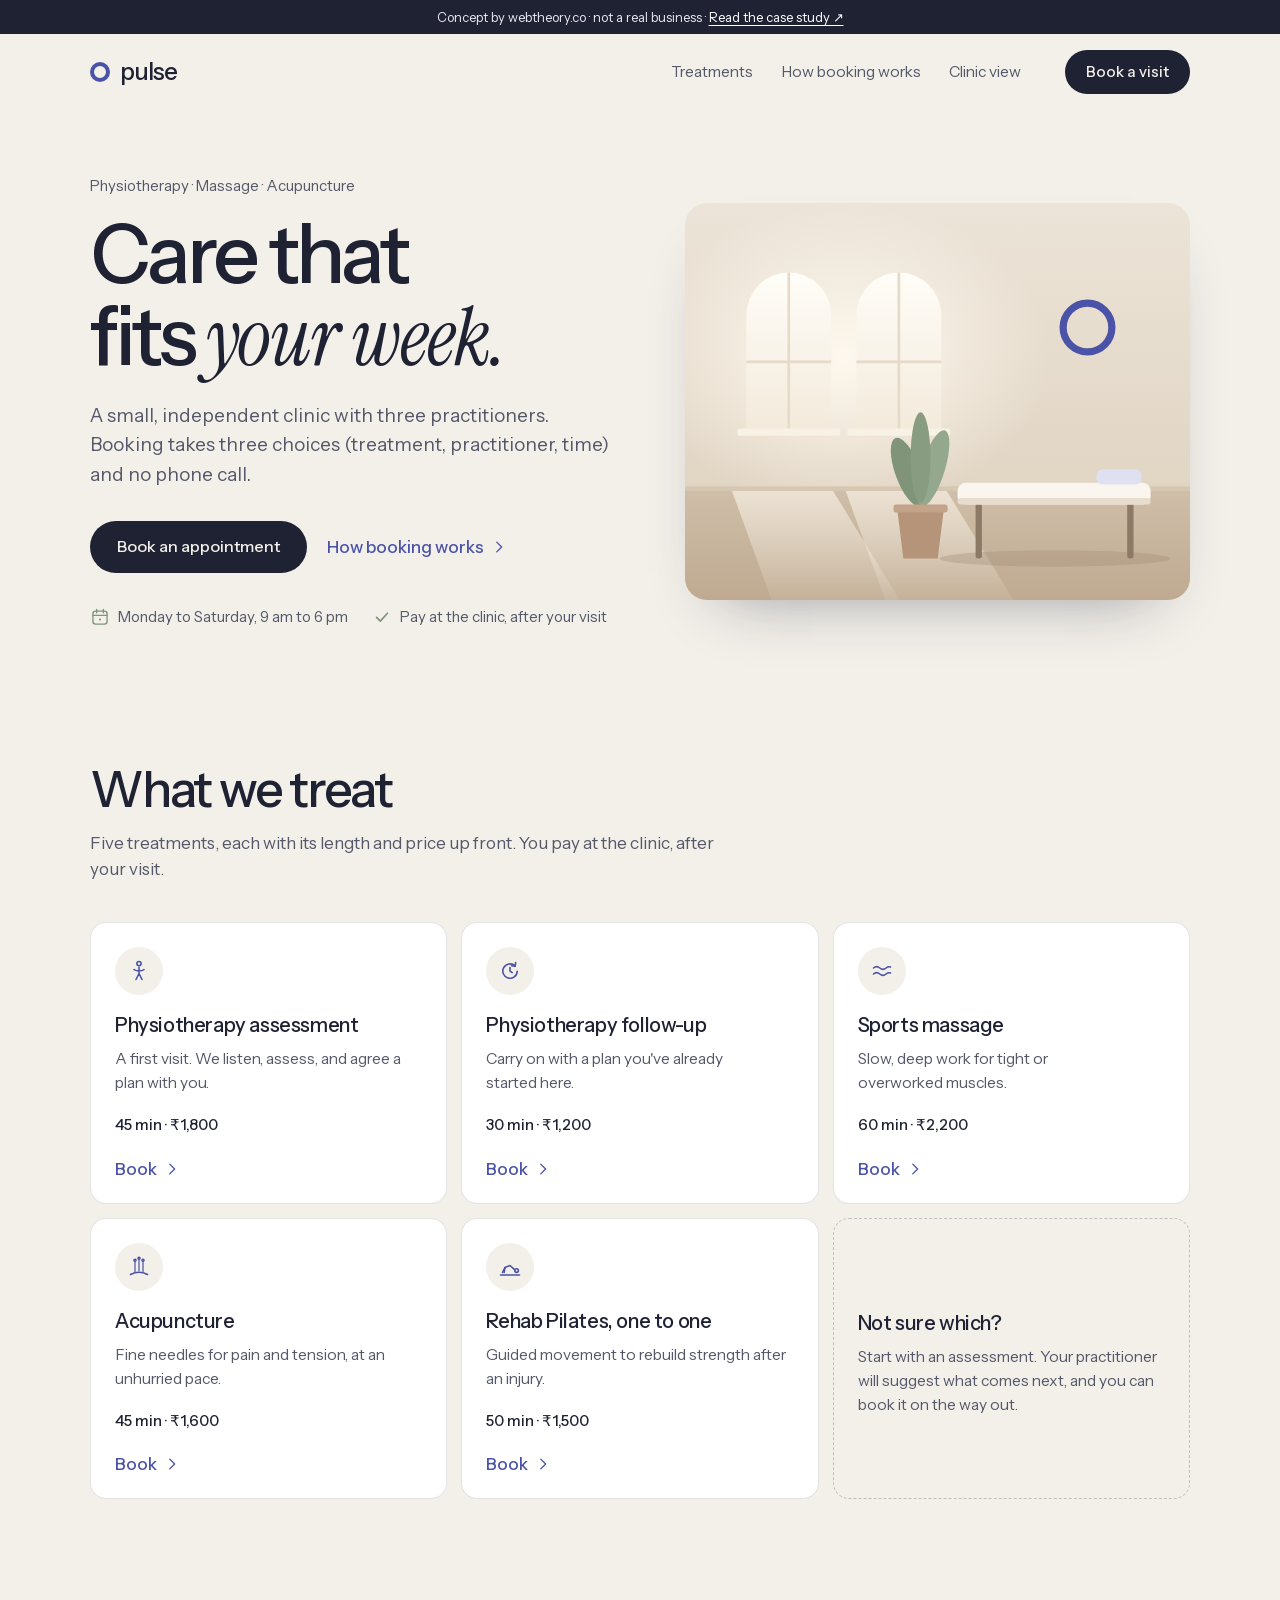
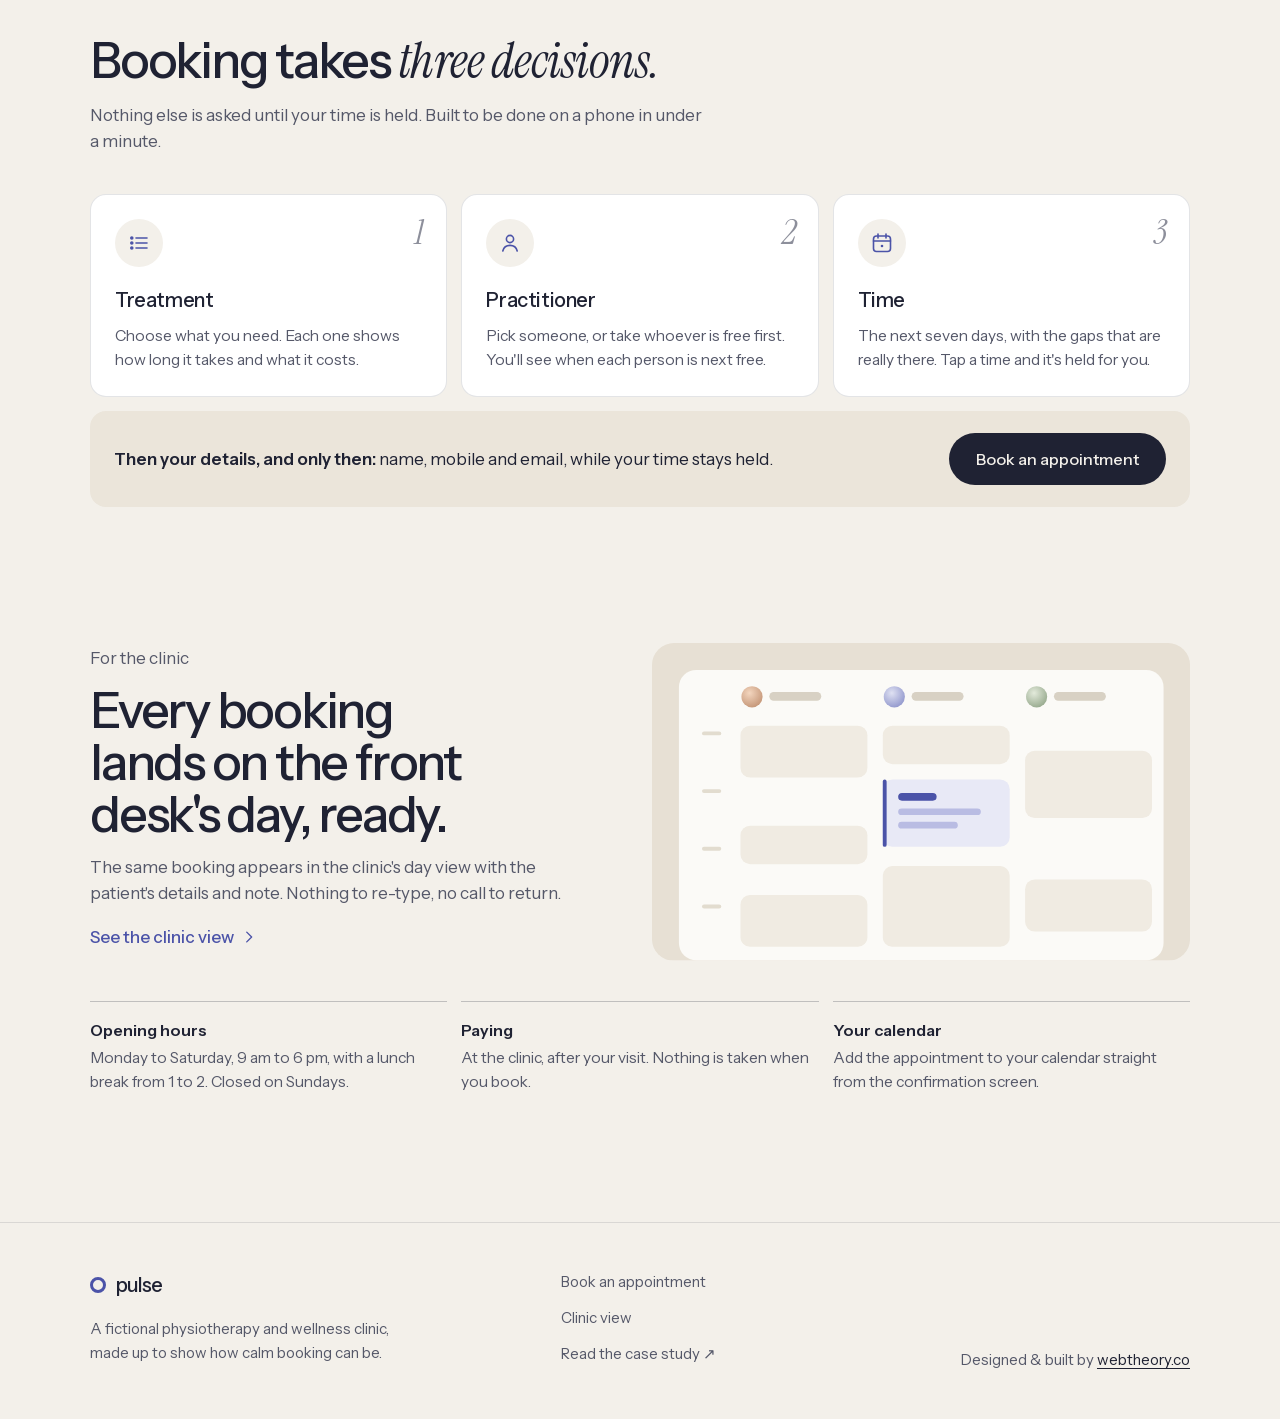
<file: index.html>
<!doctype html>
<html lang="en">
<head>
  <meta charset="utf-8">
  <meta name="viewport" content="width=device-width, initial-scale=1, viewport-fit=cover">
  <meta name="robots" content="noindex, nofollow">
  <title>Pulse · Physiotherapy and wellness (a concept by webtheory.co)</title>
  <meta name="description" content="A concept booking experience for an independent physiotherapy and wellness clinic, by webtheory.co. The clinic is fictional.">
  <meta name="theme-color" content="#f3f0ea">
  <link rel="icon" href="favicon.svg" type="image/svg+xml">
  <link rel="preload" href="assets/fonts/instrument-sans-latin.woff2" as="font" type="font/woff2" crossorigin>
  <link rel="stylesheet" href="assets/style.css">
</head>
<body>
  <a class="skip" href="#main">Skip to content</a>
  <div class="conceptbar">Concept by webtheory.co · not a real business · <a href="https://webtheory-co.web.app/work/pulse">Read the case study ↗</a></div>

  <header class="site-header">
    <div class="wrap">
      <a class="logo" href="index.html" aria-label="pulse, home"><span class="logo-ring" aria-hidden="true"></span>pulse</a>
      <nav class="nav" aria-label="Main">
        <ul>
          <li><a href="#treatments">Treatments</a></li>
          <li><a href="#how">How booking works</a></li>
          <li><a href="clinic.html">Clinic view</a></li>
        </ul>
      </nav>
      <a class="btn btn-dark btn-sm" href="book.html">Book a visit</a>
    </div>
  </header>

  <main id="main">
    <section class="hero" aria-labelledby="hero-title">
      <div class="wrap">
        <div>
          <p class="eyebrow">Physiotherapy · Massage · Acupuncture</p>
          <h1 id="hero-title">Care that fits <em>your week.</em></h1>
          <p class="lead">A small, independent clinic with three practitioners. Booking takes three choices (treatment, practitioner, time) and no phone call.</p>
          <div class="cta-row">
            <a class="btn btn-dark" href="book.html">Book an appointment</a>
            <a class="link-arrow" href="#how">How booking works<svg class="icon" aria-hidden="true"><use href="assets/icons.svg#next"/></svg></a>
          </div>
          <ul class="facts">
            <li><svg class="icon" aria-hidden="true"><use href="assets/icons.svg#calendar"/></svg>Monday to Saturday, 9 am to 6 pm</li>
            <li><svg class="icon" aria-hidden="true"><use href="assets/icons.svg#check"/></svg>Pay at the clinic, after your visit</li>
          </ul>
        </div>

        <figure class="hero-art">
          <svg viewBox="0 0 560 440" role="img" aria-labelledby="room-title">
            <title id="room-title">Illustration: a quiet treatment room in morning light</title>
            <defs>
              <linearGradient id="wall" x1="0" y1="0" x2="0" y2="1"><stop offset="0" stop-color="#ece4d8"/><stop offset="1" stop-color="#ddcfbc"/></linearGradient>
              <linearGradient id="floor" x1="0" y1="0" x2="0" y2="1"><stop offset="0" stop-color="#cfbea8"/><stop offset="1" stop-color="#bfaa91"/></linearGradient>
              <linearGradient id="glass" x1="0" y1="0" x2="0" y2="1"><stop offset="0" stop-color="#fffdf8"/><stop offset="1" stop-color="#f3eadb"/></linearGradient>
              <radialGradient id="glow" cx=".5" cy=".5" r=".5"><stop offset="0" stop-color="#fffaf0" stop-opacity=".95"/><stop offset="1" stop-color="#fffaf0" stop-opacity="0"/></radialGradient>
              <linearGradient id="shaft" x1="0" y1="0" x2="0" y2="1"><stop offset="0" stop-color="#fffaf0" stop-opacity=".6"/><stop offset="1" stop-color="#fffaf0" stop-opacity=".08"/></linearGradient>
            </defs>
            <rect width="560" height="440" fill="url(#wall)"/>
            <ellipse cx="176" cy="170" rx="230" ry="170" fill="url(#glow)"/>
            <path d="M68 252V124a47 47 0 0 1 94 0v128z" fill="url(#glass)"/>
            <path d="M190 252V124a47 47 0 0 1 94 0v128z" fill="url(#glass)"/>
            <path d="M115 77v175M68 176h94M237 77v175M190 176h94" stroke="#e6dac9" stroke-width="3"/>
            <rect x="58" y="250" width="114" height="8" rx="3" fill="#f7f1e6"/>
            <rect x="180" y="250" width="114" height="8" rx="3" fill="#f7f1e6"/>
            <circle cx="446" cy="138" r="27" fill="none" stroke="#4b53a8" stroke-width="8"/>
            <rect y="318" width="560" height="122" fill="url(#floor)"/>
            <rect y="314" width="560" height="5" fill="#d6c7b2"/>
            <path d="M52 319h112l74 121H96z" fill="url(#shaft)"/>
            <path d="M178 319h112l74 121H222z" fill="url(#shaft)"/>
            <ellipse cx="410" cy="394" rx="128" ry="9" fill="#9c8670" opacity=".32"/>
            <rect x="322" y="330" width="7" height="64" rx="3" fill="#8d7a66"/>
            <rect x="490" y="330" width="7" height="64" rx="3" fill="#8d7a66"/>
            <rect x="302" y="310" width="214" height="24" rx="9" fill="#faf6ef"/>
            <rect x="302" y="327" width="214" height="7" rx="3.5" fill="#e8ddcd"/>
            <rect x="456" y="295" width="50" height="17" rx="7" fill="#dfe1f2"/>
            <ellipse cx="247" cy="298" rx="14" ry="40" transform="rotate(-20 247 298)" fill="#7f9479"/>
            <ellipse cx="275" cy="294" rx="13" ry="44" transform="rotate(17 275 294)" fill="#93a88c"/>
            <ellipse cx="261" cy="282" rx="11" ry="50" fill="#879c80"/>
            <path d="M235 338h52l-7 56h-38z" fill="#b5947a"/>
            <rect x="231" y="334" width="60" height="9" rx="3" fill="#c3a389"/>
          </svg>
        </figure>
      </div>
    </section>

    <section class="section" id="treatments" aria-labelledby="treatments-title">
      <div class="wrap">
        <div class="section-head">
          <h2 id="treatments-title">What we treat</h2>
          <p>Five treatments, each with its length and price up front. You pay at the clinic, after your visit.</p>
        </div>
        <ul class="treatment-grid">
          <li class="tcard">
            <span class="icon-chip"><svg class="icon" aria-hidden="true"><use href="assets/icons.svg#assessment"/></svg></span>
            <h3>Physiotherapy assessment</h3>
            <p>A first visit. We listen, assess, and agree a plan with you.</p>
            <p class="meta">45 min · ₹1,800</p>
            <a class="link-arrow" href="book.html?t=assessment">Book<span class="sr-only"> a physiotherapy assessment</span><svg class="icon" aria-hidden="true"><use href="assets/icons.svg#next"/></svg></a>
          </li>
          <li class="tcard">
            <span class="icon-chip"><svg class="icon" aria-hidden="true"><use href="assets/icons.svg#follow-up"/></svg></span>
            <h3>Physiotherapy follow-up</h3>
            <p>Carry on with a plan you've already started here.</p>
            <p class="meta">30 min · ₹1,200</p>
            <a class="link-arrow" href="book.html?t=follow-up">Book<span class="sr-only"> a physiotherapy follow-up</span><svg class="icon" aria-hidden="true"><use href="assets/icons.svg#next"/></svg></a>
          </li>
          <li class="tcard">
            <span class="icon-chip"><svg class="icon" aria-hidden="true"><use href="assets/icons.svg#massage"/></svg></span>
            <h3>Sports massage</h3>
            <p>Slow, deep work for tight or overworked muscles.</p>
            <p class="meta">60 min · ₹2,200</p>
            <a class="link-arrow" href="book.html?t=massage">Book<span class="sr-only"> a sports massage</span><svg class="icon" aria-hidden="true"><use href="assets/icons.svg#next"/></svg></a>
          </li>
          <li class="tcard">
            <span class="icon-chip"><svg class="icon" aria-hidden="true"><use href="assets/icons.svg#acupuncture"/></svg></span>
            <h3>Acupuncture</h3>
            <p>Fine needles for pain and tension, at an unhurried pace.</p>
            <p class="meta">45 min · ₹1,600</p>
            <a class="link-arrow" href="book.html?t=acupuncture">Book<span class="sr-only"> acupuncture</span><svg class="icon" aria-hidden="true"><use href="assets/icons.svg#next"/></svg></a>
          </li>
          <li class="tcard">
            <span class="icon-chip"><svg class="icon" aria-hidden="true"><use href="assets/icons.svg#pilates"/></svg></span>
            <h3>Rehab Pilates, one to one</h3>
            <p>Guided movement to rebuild strength after an injury.</p>
            <p class="meta">50 min · ₹1,500</p>
            <a class="link-arrow" href="book.html?t=pilates">Book<span class="sr-only"> rehab Pilates</span><svg class="icon" aria-hidden="true"><use href="assets/icons.svg#next"/></svg></a>
          </li>
          <li class="tcard tcard-note">
            <h3>Not sure which?</h3>
            <p>Start with an assessment. Your practitioner will suggest what comes next, and you can book it on the way out.</p>
          </li>
        </ul>
      </div>
    </section>

    <section class="section" id="how" aria-labelledby="how-title">
      <div class="wrap">
        <div class="section-head">
          <h2 id="how-title">Booking takes <em>three decisions.</em></h2>
          <p>Nothing else is asked until your time is held. Built to be done on a phone in under a minute.</p>
        </div>
        <ol class="steps">
          <li>
            <span class="icon-chip"><svg class="icon" aria-hidden="true"><use href="assets/icons.svg#list"/></svg></span>
            <h3>Treatment</h3>
            <p>Choose what you need. Each one shows how long it takes and what it costs.</p>
          </li>
          <li>
            <span class="icon-chip"><svg class="icon" aria-hidden="true"><use href="assets/icons.svg#person"/></svg></span>
            <h3>Practitioner</h3>
            <p>Pick someone, or take whoever is free first. You'll see when each person is next free.</p>
          </li>
          <li>
            <span class="icon-chip"><svg class="icon" aria-hidden="true"><use href="assets/icons.svg#calendar"/></svg></span>
            <h3>Time</h3>
            <p>The next seven days, with the gaps that are really there. Tap a time and it's held for you.</p>
          </li>
        </ol>
        <div class="then">
          <p><strong>Then your details, and only then:</strong> name, mobile and email, while your time stays held.</p>
          <a class="btn btn-dark" href="book.html">Book an appointment</a>
        </div>
      </div>
    </section>

    <section class="section clinic-band" aria-labelledby="clinic-title">
      <div class="wrap band-grid">
        <div>
          <div class="section-head">
            <p class="eyebrow">For the clinic</p>
            <h2 id="clinic-title">Every booking lands on the front desk's day, ready.</h2>
            <p>The same booking appears in the clinic's day view with the patient's details and note. Nothing to re-type, no call to return.</p>
          </div>
          <a class="link-arrow" href="clinic.html">See the clinic view<svg class="icon" aria-hidden="true"><use href="assets/icons.svg#next"/></svg></a>
        </div>
        <figure class="band-art">
          <svg viewBox="0 0 560 330" role="img" aria-labelledby="desk-title">
            <title id="desk-title">Sketch of the clinic's day view: three practitioners' columns, with one new booking highlighted</title>
            <defs>
              <radialGradient id="av1" cx=".38" cy=".32" r=".8"><stop offset="0" stop-color="#f3d6bf"/><stop offset="1" stop-color="#c08f70"/></radialGradient>
              <radialGradient id="av2" cx=".38" cy=".32" r=".8"><stop offset="0" stop-color="#dfe1f2"/><stop offset="1" stop-color="#8a90c9"/></radialGradient>
              <radialGradient id="av3" cx=".38" cy=".32" r=".8"><stop offset="0" stop-color="#e3eadb"/><stop offset="1" stop-color="#8fa386"/></radialGradient>
            </defs>
            <rect width="560" height="330" rx="0" fill="#e7e0d4"/>
            <rect x="28" y="28" width="504" height="302" rx="18" fill="#fbfaf7"/>
            <g fill="#e2dccf">
              <rect x="52" y="92" width="20" height="4" rx="2"/><rect x="52" y="152" width="20" height="4" rx="2"/><rect x="52" y="212" width="20" height="4" rx="2"/><rect x="52" y="272" width="20" height="4" rx="2"/>
            </g>
            <circle cx="104" cy="56" r="11" fill="url(#av1)"/><rect x="122" y="51" width="54" height="9" rx="4.5" fill="#d8d1c4"/>
            <circle cx="252" cy="56" r="11" fill="url(#av2)"/><rect x="270" y="51" width="54" height="9" rx="4.5" fill="#d8d1c4"/>
            <circle cx="400" cy="56" r="11" fill="url(#av3)"/><rect x="418" y="51" width="54" height="9" rx="4.5" fill="#d8d1c4"/>
            <g fill="#f0ebe2">
              <rect x="92" y="86" width="132" height="54" rx="10"/><rect x="92" y="190" width="132" height="40" rx="10"/><rect x="92" y="262" width="132" height="54" rx="10"/>
              <rect x="240" y="86" width="132" height="40" rx="10"/><rect x="240" y="232" width="132" height="84" rx="10"/>
              <rect x="388" y="112" width="132" height="70" rx="10"/><rect x="388" y="246" width="132" height="54" rx="10"/>
            </g>
            <rect x="240" y="142" width="132" height="70" rx="10" fill="#e8e9f6"/>
            <rect x="240" y="142" width="4" height="70" rx="2" fill="#4b53a8"/>
            <rect x="256" y="156" width="40" height="8" rx="4" fill="#4b53a8"/>
            <rect x="256" y="172" width="86" height="7" rx="3.5" fill="#b9bce3"/>
            <rect x="256" y="186" width="62" height="7" rx="3.5" fill="#b9bce3"/>
          </svg>
        </figure>
      </div>
      <div class="wrap">
        <ul class="visit">
          <li><h3>Opening hours</h3><p>Monday to Saturday, 9 am to 6 pm, with a lunch break from 1 to 2. Closed on Sundays.</p></li>
          <li><h3>Paying</h3><p>At the clinic, after your visit. Nothing is taken when you book.</p></li>
          <li><h3>Your calendar</h3><p>Add the appointment to your calendar straight from the confirmation screen.</p></li>
        </ul>
      </div>
    </section>
  </main>

  <footer class="site-footer">
    <div class="wrap">
      <div class="footer-about">
        <a class="logo" href="index.html" aria-label="pulse, home"><span class="logo-ring" aria-hidden="true"></span>pulse</a>
        <p>A fictional physiotherapy and wellness clinic, made up to show how calm booking can be.</p>
      </div>
      <nav class="footer-links" aria-label="Footer">
        <a href="book.html">Book an appointment</a>
        <a href="clinic.html">Clinic view</a>
        <a href="https://webtheory-co.web.app/work/pulse">Read the case study ↗</a>
      </nav>
      <p class="credit">Designed &amp; built by <a href="https://webtheory-co.web.app">webtheory.co</a></p>
    </div>
  </footer>
</body>
</html>
</file>
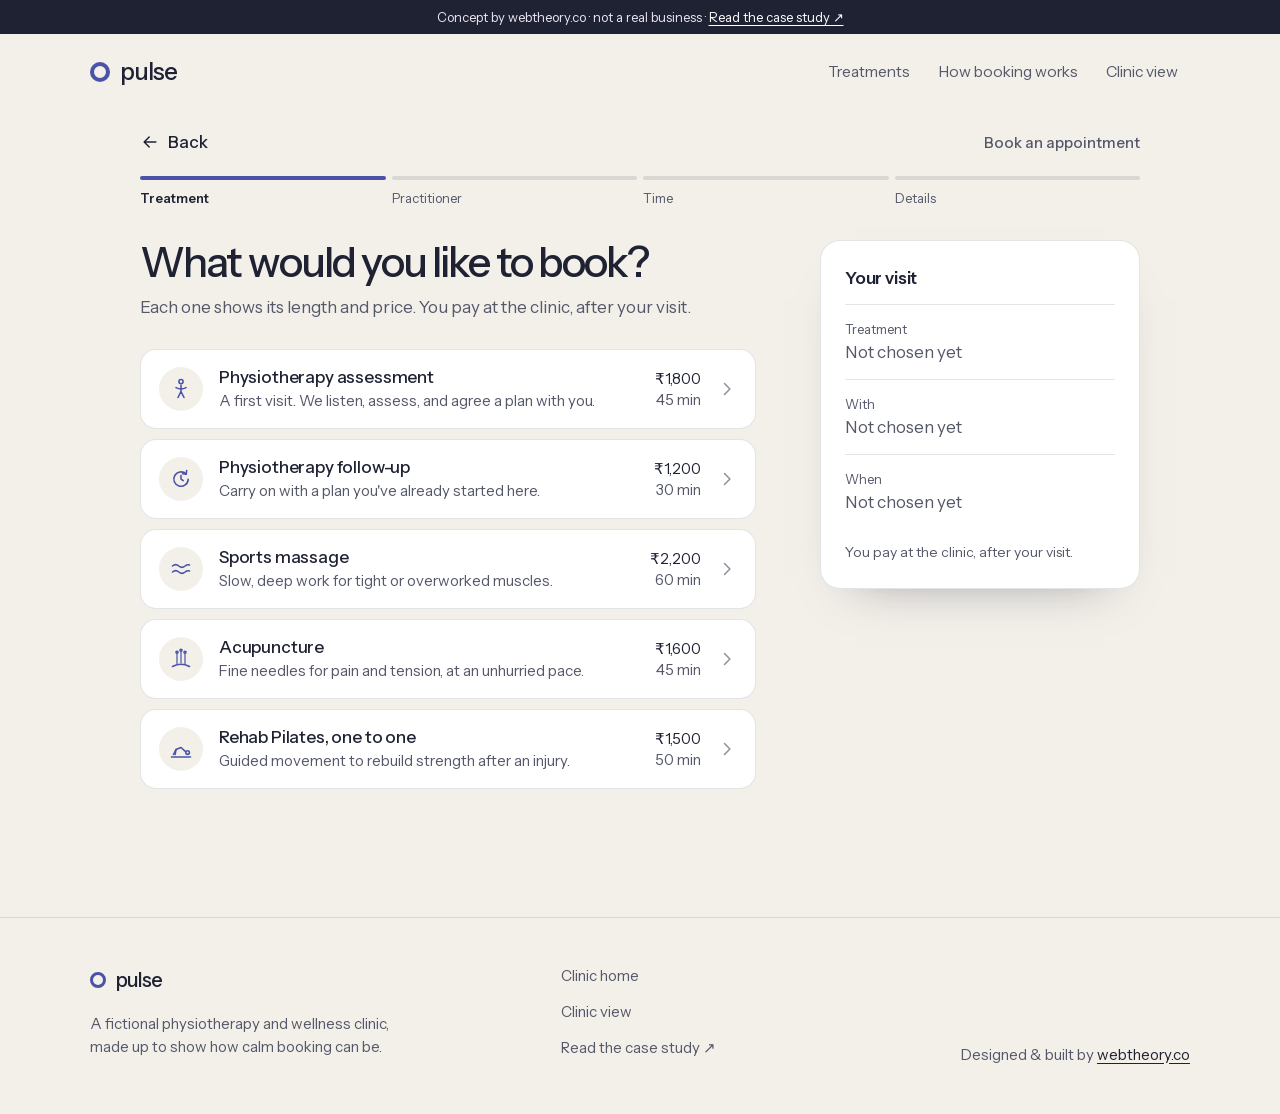
<file: book.html>
<!doctype html>
<html lang="en">
<head>
  <meta charset="utf-8">
  <meta name="viewport" content="width=device-width, initial-scale=1, viewport-fit=cover">
  <meta name="robots" content="noindex, nofollow">
  <title>Book an appointment · Pulse (a concept by webtheory.co)</title>
  <meta name="description" content="The Pulse concept booking flow: treatment, practitioner, time, then your details. Nothing is booked and nothing is sent.">
  <meta name="theme-color" content="#f3f0ea">
  <link rel="icon" href="favicon.svg" type="image/svg+xml">
  <link rel="preload" href="assets/fonts/instrument-sans-latin.woff2" as="font" type="font/woff2" crossorigin>
  <link rel="modulepreload" href="assets/pulse.js">
  <link rel="stylesheet" href="assets/style.css">
  <script type="module" src="assets/book.js"></script>
</head>
<body>
  <a class="skip" href="#main">Skip to content</a>
  <div class="conceptbar">Concept by webtheory.co · not a real business · <a href="https://webtheory-co.web.app/work/pulse">Read the case study ↗</a></div>

  <header class="site-header">
    <div class="wrap">
      <a class="logo" href="index.html" aria-label="pulse, home"><span class="logo-ring" aria-hidden="true"></span>pulse</a>
      <nav class="nav" aria-label="Main">
        <ul>
          <li><a href="index.html#treatments">Treatments</a></li>
          <li><a href="index.html#how">How booking works</a></li>
          <li><a href="clinic.html">Clinic view</a></li>
        </ul>
      </nav>
    </div>
  </header>

  <main id="main" class="book" data-step="treatment">
    <div class="book-top">
      <a class="back" id="back" href="index.html"><svg class="icon" aria-hidden="true"><use href="assets/icons.svg#back"/></svg>Back</a>
      <h1 class="book-title">Book an appointment</h1>
    </div>
    <ol class="progress" id="progress" aria-label="Booking steps">
      <li aria-current="step">Treatment</li>
      <li>Practitioner</li>
      <li>Time</li>
      <li>Details</li>
    </ol>

    <div class="book-grid">
      <section class="step" id="step" aria-labelledby="step-title">
        <div class="step-head">
          <h2 id="step-title" tabindex="-1">What would you like to book?</h2>
          <p>Pick a treatment. You'll pay at the clinic, after your visit.</p>
        </div>
        <noscript>
          <p class="empty">This concept's booking flow runs in your browser and needs JavaScript. Nothing is ever sent anywhere. You can still <a href="index.html#treatments">see the treatments</a> and <a href="index.html#how">how booking works</a>.</p>
        </noscript>
      </section>
      <aside class="book-aside summary" id="aside" aria-label="Your visit so far"></aside>
    </div>
    <p class="sr-only" id="announce" aria-live="polite"></p>
  </main>

  <footer class="site-footer">
    <div class="wrap">
      <div class="footer-about">
        <a class="logo" href="index.html" aria-label="pulse, home"><span class="logo-ring" aria-hidden="true"></span>pulse</a>
        <p>A fictional physiotherapy and wellness clinic, made up to show how calm booking can be.</p>
      </div>
      <nav class="footer-links" aria-label="Footer">
        <a href="index.html">Clinic home</a>
        <a href="clinic.html">Clinic view</a>
        <a href="https://webtheory-co.web.app/work/pulse">Read the case study ↗</a>
      </nav>
      <p class="credit">Designed &amp; built by <a href="https://webtheory-co.web.app">webtheory.co</a></p>
    </div>
  </footer>
</body>
</html>
</file>
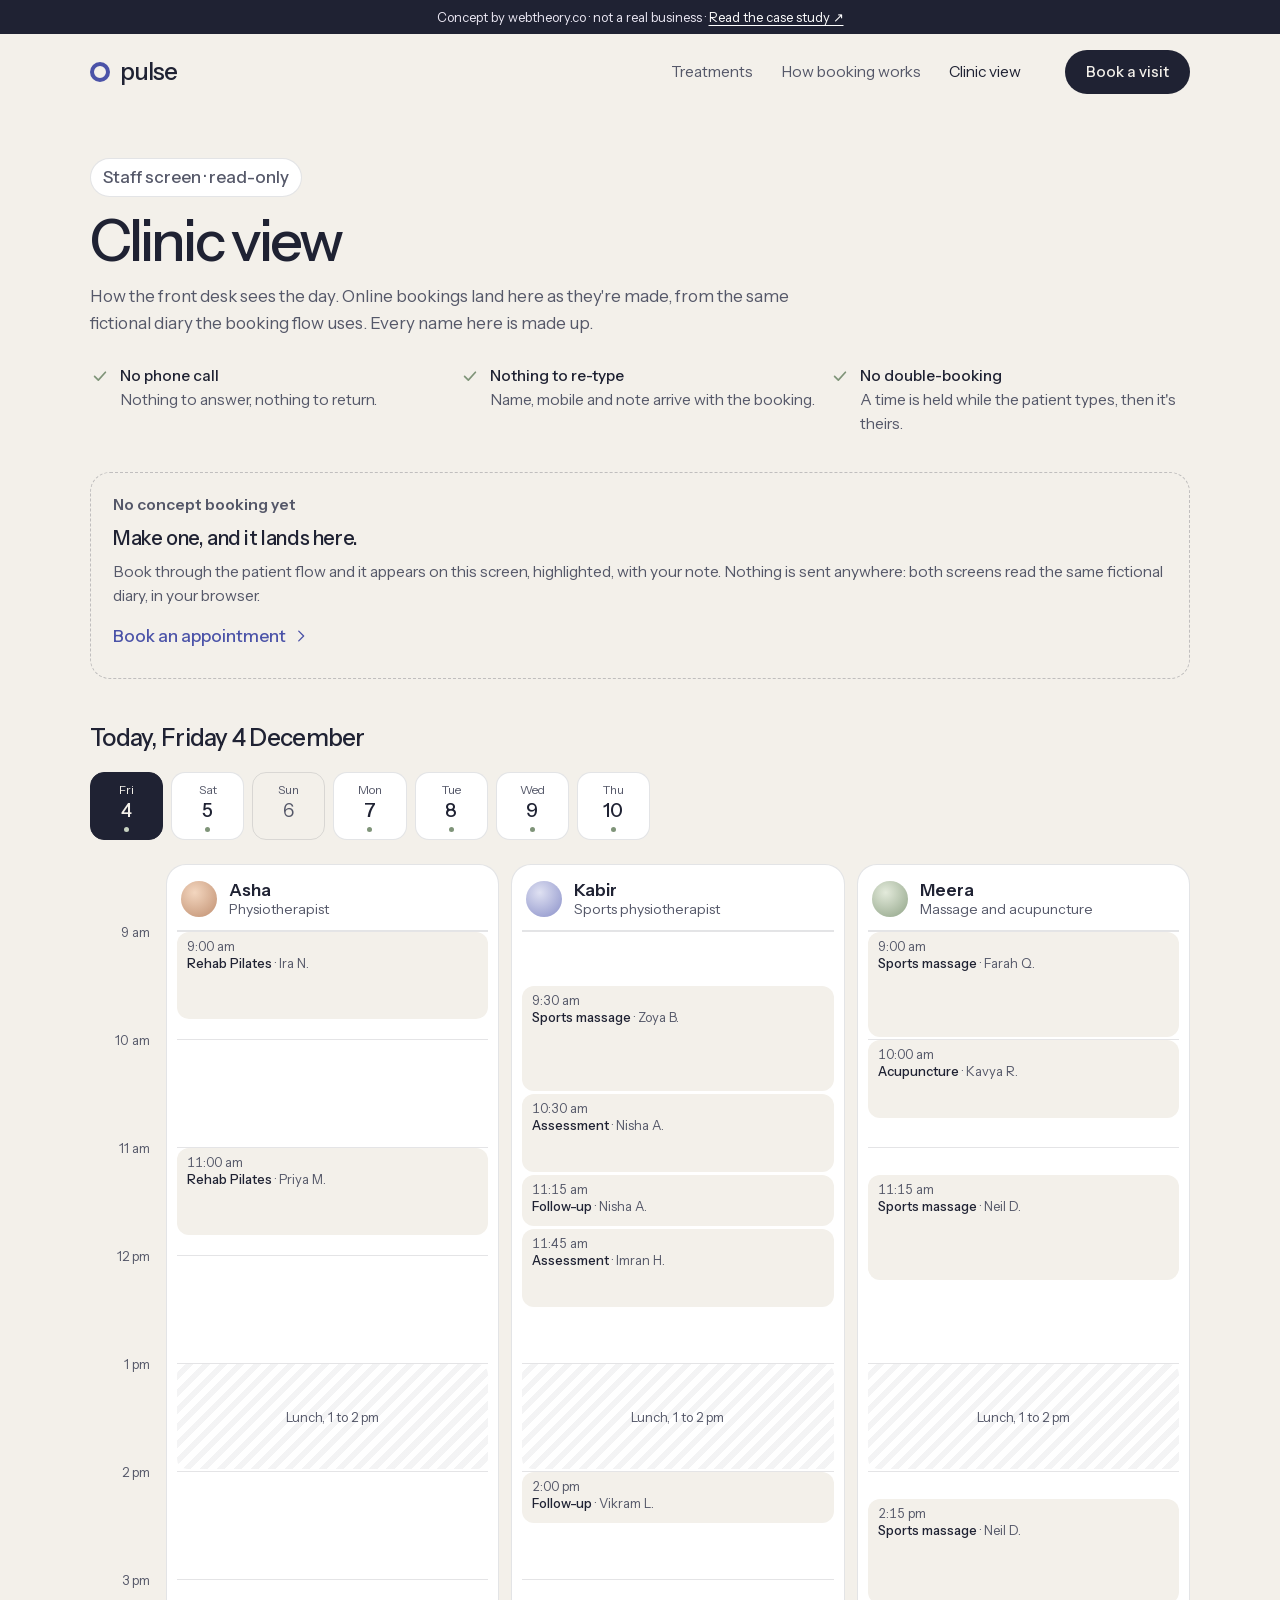
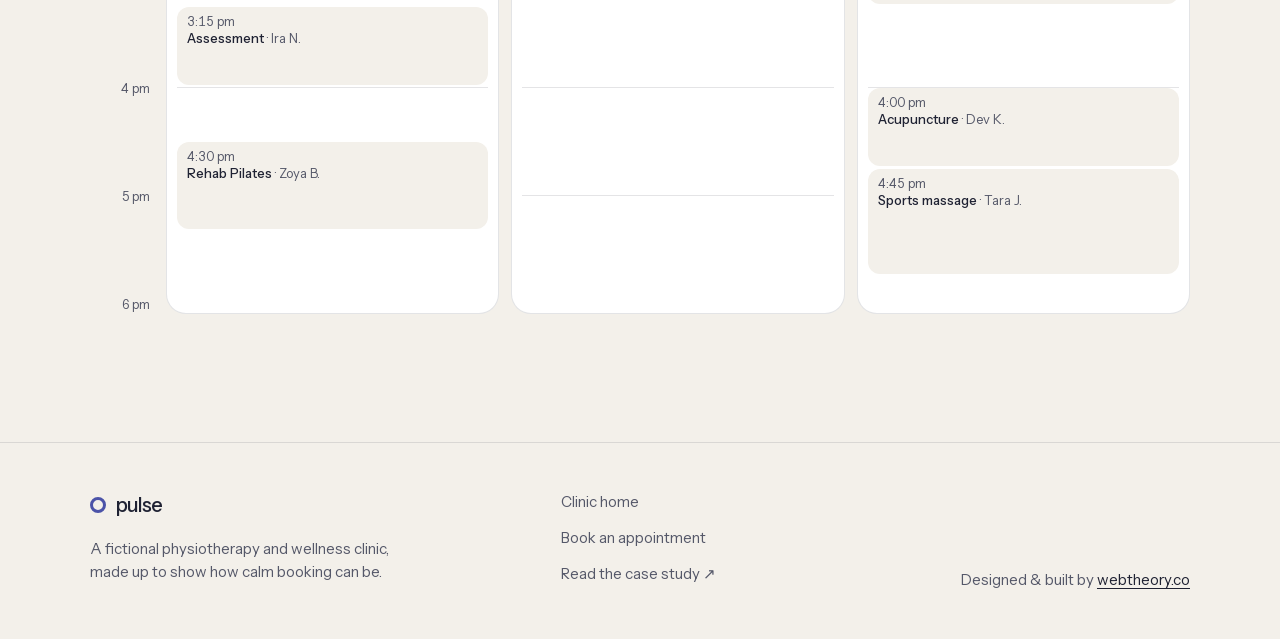
<file: clinic.html>
<!doctype html>
<html lang="en">
<head>
  <meta charset="utf-8">
  <meta name="viewport" content="width=device-width, initial-scale=1, viewport-fit=cover">
  <meta name="robots" content="noindex, nofollow">
  <title>Clinic view · Pulse (a concept by webtheory.co)</title>
  <meta name="description" content="The Pulse concept's staff day view: the same fictional bookings, as the front desk sees them. Read-only.">
  <meta name="theme-color" content="#f3f0ea">
  <link rel="icon" href="favicon.svg" type="image/svg+xml">
  <link rel="preload" href="assets/fonts/instrument-sans-latin.woff2" as="font" type="font/woff2" crossorigin>
  <link rel="modulepreload" href="assets/pulse.js">
  <link rel="stylesheet" href="assets/style.css">
  <script type="module" src="assets/clinic.js"></script>
</head>
<body>
  <a class="skip" href="#main">Skip to content</a>
  <div class="conceptbar">Concept by webtheory.co · not a real business · <a href="https://webtheory-co.web.app/work/pulse">Read the case study ↗</a></div>

  <header class="site-header">
    <div class="wrap">
      <a class="logo" href="index.html" aria-label="pulse, home"><span class="logo-ring" aria-hidden="true"></span>pulse</a>
      <nav class="nav" aria-label="Main">
        <ul>
          <li><a href="index.html#treatments">Treatments</a></li>
          <li><a href="index.html#how">How booking works</a></li>
          <li><a href="clinic.html" aria-current="page">Clinic view</a></li>
        </ul>
      </nav>
      <a class="btn btn-dark btn-sm" href="book.html">Book a visit</a>
    </div>
  </header>

  <main id="main" class="wrap">
    <div class="clinic-head">
      <p class="badge">Staff screen · read-only</p>
      <h1>Clinic view</h1>
      <p>How the front desk sees the day. Online bookings land here as they're made, from the same fictional diary the booking flow uses. Every name here is made up.</p>
    </div>
    <ul class="didnt">
      <li><svg class="icon" aria-hidden="true"><use href="assets/icons.svg#check"/></svg><span><strong>No phone call</strong>Nothing to answer, nothing to return.</span></li>
      <li><svg class="icon" aria-hidden="true"><use href="assets/icons.svg#check"/></svg><span><strong>Nothing to re-type</strong>Name, mobile and note arrive with the booking.</span></li>
      <li><svg class="icon" aria-hidden="true"><use href="assets/icons.svg#check"/></svg><span><strong>No double-booking</strong>A time is held while the patient types, then it's theirs.</span></li>
    </ul>

    <section class="newbook is-none" id="new" aria-labelledby="new-title">
      <p class="newbook-label">No concept booking yet</p>
      <h2 id="new-title">Make one, and it lands here.</h2>
      <p>Book through the patient flow and it appears on this screen, highlighted, with your note. Nothing is sent anywhere: both screens read the same fictional diary, in your browser.</p>
      <a class="link-arrow" href="book.html">Book an appointment<svg class="icon" aria-hidden="true"><use href="assets/icons.svg#next"/></svg></a>
    </section>

    <section class="desk" aria-labelledby="day-title">
      <div class="desk-bar">
        <h2 id="day-title">The next seven days</h2>
      </div>
      <div class="days" id="days" role="group" aria-label="Choose a day"></div>
      <div class="board" id="board">
        <noscript><p class="off">The day view is built in your browser from the fictional diary, so it needs JavaScript.</p></noscript>
      </div>
      <p class="sr-only" id="announce" aria-live="polite"></p>
    </section>
  </main>

  <footer class="site-footer">
    <div class="wrap">
      <div class="footer-about">
        <a class="logo" href="index.html" aria-label="pulse, home"><span class="logo-ring" aria-hidden="true"></span>pulse</a>
        <p>A fictional physiotherapy and wellness clinic, made up to show how calm booking can be.</p>
      </div>
      <nav class="footer-links" aria-label="Footer">
        <a href="index.html">Clinic home</a>
        <a href="book.html">Book an appointment</a>
        <a href="https://webtheory-co.web.app/work/pulse">Read the case study ↗</a>
      </nav>
      <p class="credit">Designed &amp; built by <a href="https://webtheory-co.web.app">webtheory.co</a></p>
    </div>
  </footer>
</body>
</html>
</file>
<file: assets/style.css>
/* Pulse — a concept by webtheory.co. Soft neutrals, clear type, plenty of space. */

@font-face {
  font-family: "Instrument Sans";
  font-style: normal;
  font-weight: 400 600;
  font-display: swap;
  src: url("fonts/instrument-sans-latin.woff2") format("woff2");
  unicode-range: U+0000-00FF, U+0131, U+0152-0153, U+02BB-02BC, U+02C6, U+02DA, U+02DC, U+0304, U+0308, U+0329, U+2000-206F, U+20AC, U+2122, U+2191, U+2193, U+2212, U+2215, U+FEFF, U+FFFD;
}
@font-face { /* latin-ext: carries the rupee sign */
  font-family: "Instrument Sans";
  font-style: normal;
  font-weight: 400 600;
  font-display: swap;
  src: url("fonts/instrument-sans-latin-ext.woff2") format("woff2");
  unicode-range: U+0100-02BA, U+02BD-02C5, U+02C7-02CC, U+02CE-02D7, U+02DD-02FF, U+1E00-1E9F, U+20A0-20AB, U+20AD-20C0, U+2113, U+2C60-2C7F, U+A720-A7FF;
}
@font-face {
  font-family: "Instrument Serif";
  font-style: italic;
  font-weight: 400;
  font-display: swap;
  src: url("fonts/instrument-serif-italic-latin.woff2") format("woff2");
  unicode-range: U+0000-00FF, U+2000-206F;
}

:root {
  --bg: #f3f0ea;
  --paper: #ffffff;
  --sand: #ebe5da;
  --ink: #1f2233;
  --muted: #555869;
  --faint: #8d8f9b;
  --line: rgba(31, 34, 51, 0.12);
  --line-strong: rgba(31, 34, 51, 0.24);
  --accent: #4b53a8;
  --accent-deep: #3b4290;
  --accent-soft: #e8e9f6;
  --sage: #7f9479;
  --sage-ink: #566b51; /* sage dark enough for text (5.4:1 on white) */
  --error: #a3281c;
  --radius: 16px;
  --gutter: clamp(16px, 4.5vw, 40px);
  --sans: "Instrument Sans", "Helvetica Neue", Helvetica, Arial, sans-serif;
  --serif: "Instrument Serif", Georgia, "Times New Roman", serif;
  --ease: cubic-bezier(0.2, 0.7, 0.2, 1);
  color-scheme: light;
}

*, *::before, *::after { box-sizing: border-box; }
html { -webkit-text-size-adjust: 100%; scroll-padding-top: 24px; }
body {
  margin: 0;
  background: var(--bg);
  color: var(--ink);
  font: 400 1.0625rem/1.55 var(--sans);
  -webkit-font-smoothing: antialiased;
  text-rendering: optimizeLegibility;
  overflow-wrap: break-word;
}
img, svg { display: block; max-width: 100%; }
[hidden] { display: none !important; }
h1, h2, h3 { text-wrap: balance; }
p { text-wrap: pretty; }
h1, h2, h3, p, ul, ol, dl, dd, figure { margin: 0; }
ul, ol { padding: 0; list-style: none; }
a { color: inherit; }
button, input, textarea { font: inherit; color: inherit; }
button { cursor: pointer; }
em { font-family: var(--serif); font-style: italic; font-weight: 400; letter-spacing: -0.01em; }

:focus-visible { outline: 2.5px solid var(--accent); outline-offset: 3px; border-radius: 6px; }
.sr-only {
  position: absolute !important; width: 1px; height: 1px; padding: 0; margin: -1px;
  overflow: hidden; clip: rect(0 0 0 0); white-space: nowrap; border: 0;
}
.skip {
  position: absolute; left: 12px; top: -80px; z-index: 10;
  background: var(--ink); color: var(--bg); padding: 12px 18px; border-radius: 999px; text-decoration: none;
}
.skip:focus { top: 12px; }
.wrap { width: 100%; max-width: 1180px; margin-inline: auto; padding-inline: var(--gutter); }
.icon { width: 24px; height: 24px; flex: none; }
.muted { color: var(--muted); }

/* ── concept bar, header, footer ──────────────────────────────────────── */

.conceptbar {
  background: var(--ink); color: #e9e6f2;
  font-size: 0.8125rem; line-height: 1.4; text-align: center;
  padding: 8px var(--gutter);
}
.conceptbar a { color: #fff; text-underline-offset: 3px; }
.conceptbar a:focus-visible { outline-color: #fff; }

.site-header .wrap { display: flex; align-items: center; gap: 24px; min-height: 76px; }
.logo {
  display: inline-flex; align-items: center; gap: 10px; min-height: 44px;
  font-size: 1.5rem; font-weight: 500; letter-spacing: -0.045em; line-height: 1; text-decoration: none;
}
.logo-ring { width: 20px; height: 20px; border: 4px solid var(--accent); border-radius: 50%; }
.nav { margin-left: auto; }
.nav ul { display: flex; gap: 4px; }
.nav a {
  display: inline-flex; align-items: center; min-height: 44px; padding: 0 12px;
  color: var(--muted); text-decoration: none; font-size: 0.9688rem; border-radius: 999px;
}
.nav a:hover { color: var(--ink); }
.nav a[aria-current="page"] { color: var(--ink); }
.site-header .btn { margin-left: 8px; }
@media (max-width: 759px) {
  .nav { display: none; }
  .site-header .btn { margin-left: auto; }
}

.site-footer { margin-top: clamp(72px, 10vw, 128px); border-top: 1px solid var(--line); }
.site-footer .wrap {
  display: grid; gap: 28px 48px; grid-template-columns: 1fr;
  padding-block: 40px 48px; font-size: 0.9375rem; color: var(--muted);
}
.site-footer .logo { color: var(--ink); font-size: 1.25rem; }
.site-footer .logo-ring { width: 16px; height: 16px; border-width: 3.5px; }
.footer-about p { margin-top: 10px; max-width: 34ch; }
.footer-links { display: flex; flex-wrap: wrap; gap: 0 20px; }
.footer-links a { display: inline-flex; align-items: center; min-height: 44px; text-decoration: none; }
.footer-links a:hover, .credit a:hover { color: var(--ink); text-decoration: underline; text-underline-offset: 3px; }
.credit a { color: var(--ink); text-underline-offset: 3px; }
.credit { align-self: end; }
@media (min-width: 760px) {
  .site-footer .wrap { grid-template-columns: 1.2fr 1fr auto; align-items: start; }
  .footer-links { flex-direction: column; }
  .footer-links a { min-height: 36px; }
}

/* ── buttons ──────────────────────────────────────────────────────────── */

.btn {
  display: inline-flex; align-items: center; justify-content: center; gap: 10px;
  min-height: 52px; padding: 0 26px; border: 1px solid transparent; border-radius: 999px;
  font-weight: 500; font-size: 1rem; text-decoration: none; line-height: 1.2; text-align: center;
  transition: background-color 0.18s var(--ease), border-color 0.18s var(--ease), color 0.18s var(--ease);
}
.btn-sm { min-height: 44px; padding: 0 20px; font-size: 0.9375rem; }
.btn-dark { background: var(--ink); color: var(--bg); }
.btn-dark:hover { background: #33374d; }
.btn-ghost { border-color: var(--line-strong); background: transparent; }
.btn-ghost:hover { border-color: var(--ink); }
.btn-block { width: 100%; }
.btn .icon { width: 20px; height: 20px; }
.link-arrow {
  display: inline-flex; align-items: center; gap: 6px; min-height: 44px;
  font-weight: 500; text-decoration: none; color: var(--accent);
}
.link-arrow .icon { width: 18px; height: 18px; transition: transform 0.18s var(--ease); }
.link-arrow:hover { text-decoration: underline; text-underline-offset: 4px; }
.link-arrow:hover .icon { transform: translateX(2px); }
.linkbtn {
  background: none; border: 0; padding: 0 2px; min-height: 44px; color: var(--muted);
  text-decoration: underline; text-underline-offset: 4px; text-decoration-color: var(--line-strong);
}
.linkbtn:hover { color: var(--ink); text-decoration-color: currentColor; }

/* ── home ─────────────────────────────────────────────────────────────── */

.eyebrow { font-size: 0.9375rem; color: var(--muted); }
.hero .wrap {
  display: grid; gap: 40px; align-items: center;
  padding-block: clamp(24px, 5vw, 64px) 0;
}
.hero h1 {
  margin-top: 16px;
  font-size: clamp(2.75rem, 7.4vw, 5.1rem); font-weight: 500; line-height: 1; letter-spacing: -0.05em;
}
.hero h1 em { letter-spacing: -0.015em; }
.lead { margin-top: 22px; max-width: 34rem; font-size: clamp(1.0625rem, 1.6vw, 1.1875rem); color: var(--muted); }
.cta-row { display: flex; flex-wrap: wrap; align-items: center; gap: 12px 20px; margin-top: 32px; }
.facts { display: flex; flex-wrap: wrap; gap: 10px 24px; margin-top: 32px; font-size: 0.9375rem; color: var(--muted); }
.facts li { display: flex; align-items: center; gap: 8px; }
.facts .icon { width: 20px; height: 20px; color: var(--sage); }
.hero-art { border-radius: 22px; overflow: hidden; box-shadow: 0 30px 60px -36px rgba(31, 34, 51, 0.45); }
.hero-art svg { width: 100%; height: auto; }
@media (min-width: 900px) {
  .hero .wrap { grid-template-columns: 1.05fr 1fr; gap: 64px; }
}

.section { padding-top: clamp(80px, 11vw, 136px); }
.section-head { display: grid; gap: 14px; max-width: 40rem; }
.section-head h2 {
  font-size: clamp(2rem, 4.4vw, 3.1rem); font-weight: 500; line-height: 1.04; letter-spacing: -0.045em;
}
.section-head p { color: var(--muted); font-size: 1.0625rem; }

.treatment-grid { display: grid; gap: 14px; margin-top: 40px; grid-template-columns: 1fr; }
@media (min-width: 640px) { .treatment-grid { grid-template-columns: 1fr 1fr; } }
@media (min-width: 1000px) { .treatment-grid { grid-template-columns: repeat(3, 1fr); } }
.tcard {
  display: flex; flex-direction: column; gap: 10px;
  background: var(--paper); border-radius: var(--radius); padding: 24px 24px 12px;
  border: 1px solid var(--line);
}
.tcard h3 { font-size: 1.25rem; font-weight: 500; letter-spacing: -0.02em; line-height: 1.2; margin-top: 8px; }
.tcard p { color: var(--muted); font-size: 0.9688rem; }
.tcard .meta { color: var(--ink); font-size: 0.9375rem; font-weight: 500; margin-top: auto; padding-top: 8px; }
.icon-chip {
  display: grid; place-items: center; width: 48px; height: 48px; border-radius: 50%;
  background: var(--bg); color: var(--accent);
}
.tcard-note { background: transparent; border-style: dashed; border-color: var(--line-strong); justify-content: center; }
.tcard-note h3 { margin-top: 0; }

.steps { display: grid; gap: 14px; margin-top: 40px; counter-reset: step; }
@media (min-width: 860px) { .steps { grid-template-columns: repeat(3, 1fr); } }
.steps li {
  counter-increment: step; position: relative;
  background: var(--paper); border-radius: var(--radius); border: 1px solid var(--line); padding: 24px;
}
.steps li::before {
  content: counter(step); position: absolute; right: 22px; top: 20px;
  font-family: var(--serif); font-style: italic; font-size: 2.2rem; line-height: 1; color: var(--faint);
}
.steps h3 { margin-top: 18px; font-size: 1.25rem; font-weight: 500; letter-spacing: -0.02em; }
.steps p { margin-top: 8px; color: var(--muted); font-size: 0.9688rem; }
.then {
  display: flex; flex-wrap: wrap; align-items: center; justify-content: space-between; gap: 20px 32px;
  margin-top: 14px; padding: 22px 24px; border-radius: var(--radius); background: var(--sand);
}
.then p { max-width: 44rem; color: var(--ink); }
.then strong { font-weight: 600; }

.band-grid { display: grid; gap: 40px; align-items: center; }
@media (min-width: 900px) { .band-grid { grid-template-columns: 1fr 1.1fr; gap: 72px; } }
.clinic-band .section-head { margin-bottom: 8px; }
.band-art { border-radius: 22px; overflow: hidden; }
.band-art svg { width: 100%; height: auto; }
.visit {
  display: grid; gap: 14px; margin-top: 40px; grid-template-columns: 1fr;
}
@media (min-width: 760px) { .visit { grid-template-columns: repeat(3, 1fr); } }
.visit li { border-top: 1px solid var(--line-strong); padding-top: 16px; }
.visit h3 { font-size: 1rem; font-weight: 600; }
.visit p { margin-top: 4px; color: var(--muted); font-size: 0.9688rem; }

/* ── booking ──────────────────────────────────────────────────────────── */

.book { max-width: 1080px; margin-inline: auto; padding: 8px var(--gutter) 0; }
.book-top { display: flex; align-items: center; justify-content: space-between; gap: 16px; min-height: 48px; }
.back {
  display: inline-flex; align-items: center; gap: 8px; min-height: 44px; padding: 0 14px 0 8px; margin-left: -8px;
  background: none; border: 0; border-radius: 999px; color: var(--ink); font-weight: 500; text-decoration: none;
}
.back:hover { background: rgba(31, 34, 51, 0.06); }
.back .icon { width: 20px; height: 20px; }
.book-title { font-size: 0.9375rem; font-weight: 500; color: var(--muted); }

.progress { display: grid; grid-template-columns: repeat(4, 1fr); gap: 6px; margin-top: 10px; }
.progress li { font-size: 0.8125rem; color: var(--muted); }
.progress li::before {
  content: ""; display: block; height: 4px; border-radius: 4px; margin-bottom: 8px;
  background: var(--line); transition: background-color 0.3s var(--ease);
}
.progress li.is-done::before { background: var(--ink); }
.progress li[aria-current="step"] { color: var(--ink); font-weight: 600; }
.progress li[aria-current="step"]::before { background: var(--accent); }

.book-grid { display: grid; gap: 40px; margin-top: 32px; align-items: start; }
@media (min-width: 960px) {
  .book-grid { grid-template-columns: minmax(0, 1fr) 320px; gap: 64px; }
}
.step { min-width: 0; max-width: 640px; }
.step.enter { animation: enter 0.32s var(--ease) both; }
@keyframes enter { from { opacity: 0; transform: translateY(8px); } }
.step-head h2 {
  font-size: clamp(1.9rem, 5.2vw, 2.6rem); font-weight: 500; line-height: 1.06; letter-spacing: -0.045em;
}
.step-head h2:focus { outline: none; }
.step-head p { margin-top: 10px; color: var(--muted); }

.options { display: grid; gap: 10px; margin-top: 28px; }
.option {
  display: flex; align-items: center; gap: 16px; width: 100%; min-height: 80px; padding: 16px 18px;
  background: var(--paper); border: 1px solid var(--line); border-radius: var(--radius); text-align: left;
  transition: border-color 0.18s var(--ease), box-shadow 0.18s var(--ease);
}
.option:hover { border-color: var(--line-strong); box-shadow: 0 10px 24px -18px rgba(31, 34, 51, 0.5); }
.option[aria-pressed="true"] { border-color: var(--accent); box-shadow: inset 0 0 0 1px var(--accent); }
.option .icon-chip { width: 44px; height: 44px; }
.option-main { flex: 1; min-width: 0; display: grid; gap: 2px; }
.option-name { font-weight: 500; font-size: 1.0625rem; letter-spacing: -0.01em; line-height: 1.3; }
.option-desc { color: var(--muted); font-size: 0.9375rem; line-height: 1.45; }
.option-meta { text-align: right; font-size: 0.9375rem; line-height: 1.4; white-space: nowrap; }
.option-meta span { display: block; color: var(--muted); }
.option-next { color: var(--sage-ink); font-size: 0.875rem; font-weight: 500; }
.option-next.is-none { color: var(--muted); font-weight: 400; }
.option .chev { width: 20px; height: 20px; color: var(--faint); }
.option[aria-pressed="true"] .chev { color: var(--accent); }
.avatar {
  width: 44px; height: 44px; border-radius: 50%; flex: none;
  background: radial-gradient(circle at 38% 32%, var(--a), var(--b));
}
.avatar-any { display: grid; place-items: center; background: var(--accent-soft); color: var(--accent); }
.not-offered { margin-top: 16px; font-size: 0.9375rem; color: var(--muted); }
@media (max-width: 479px) {
  .option { gap: 12px; padding: 14px 12px 14px 14px; }
  .option-meta { font-size: 0.9375rem; }
  .option .chev { display: none; }
}

/* days + times */
.month { margin-top: 28px; font-size: 0.9375rem; font-weight: 500; }
.days { display: grid; grid-template-columns: repeat(7, minmax(0, 1fr)); gap: clamp(3px, 1vw, 8px); margin-top: 10px; }
.day {
  display: flex; flex-direction: column; align-items: center; justify-content: center; gap: 1px;
  min-height: 68px; padding: 6px 0; border: 1px solid var(--line); border-radius: 14px; background: var(--paper);
  transition: background-color 0.18s var(--ease), border-color 0.18s var(--ease);
}
.day:hover { border-color: var(--line-strong); }
.day-name { font-size: 0.75rem; color: var(--muted); }
.day-num { font-size: 1.1875rem; font-weight: 500; line-height: 1.2; }
.day-mark { width: 5px; height: 5px; border-radius: 50%; background: var(--sage); margin-top: 3px; }
.day.is-empty { background: transparent; }
.day.is-empty .day-num { color: var(--muted); font-weight: 400; }
.day.is-empty .day-mark { background: transparent; }
.day[aria-pressed="true"] { background: var(--ink); border-color: var(--ink); color: var(--bg); }
.day[aria-pressed="true"] .day-name, .day[aria-pressed="true"] .day-num { color: var(--bg); }
.day[aria-pressed="true"] .day-mark { background: #c7d2c1; }
.day[aria-pressed="true"].is-empty .day-mark { background: transparent; }

.dayhead { margin-top: 28px; font-size: 1.125rem; font-weight: 500; letter-spacing: -0.015em; }
.dayhead span { color: var(--muted); font-weight: 400; }
.hint { margin-top: 6px; font-size: 0.9375rem; color: var(--muted); }
.slot-group { margin-top: 20px; }
.slot-group h4 { margin: 0 0 10px; font-size: 0.8125rem; font-weight: 500; color: var(--muted); text-transform: uppercase; letter-spacing: 0.08em; }
.slots { display: grid; grid-template-columns: repeat(3, minmax(0, 1fr)); gap: 8px; }
@media (min-width: 560px) { .slots { grid-template-columns: repeat(4, minmax(0, 1fr)); } }
.slot {
  display: inline-flex; align-items: center; justify-content: center; gap: 6px;
  min-height: 48px; padding: 0 6px; border-radius: 999px; font-size: 0.9688rem; font-variant-numeric: tabular-nums;
  border: 1px solid var(--line-strong); background: var(--paper);
  transition: background-color 0.18s var(--ease), border-color 0.18s var(--ease), color 0.18s var(--ease);
}
button.slot:hover { border-color: var(--ink); }
.slot.is-taken { border-color: transparent; background: transparent; color: var(--faint); text-decoration: line-through; }
.slot[aria-pressed="true"] { background: var(--accent); border-color: var(--accent); color: #fff; font-weight: 500; }
.slot .icon { width: 16px; height: 16px; }

.empty {
  margin-top: 24px; padding: 28px 24px; border-radius: var(--radius);
  background: var(--sand); text-align: center;
}
.empty-chip { margin: 0 auto 14px; background: var(--paper); }
.empty-title { font-size: 1.125rem; font-weight: 500; letter-spacing: -0.015em; }
.empty p { margin-top: 6px; color: var(--muted); font-size: 0.9688rem; }
.empty-actions { display: flex; flex-wrap: wrap; justify-content: center; gap: 10px; margin-top: 18px; }
.empty .btn-ghost { background: var(--paper); }

.hold {
  position: sticky; bottom: max(12px, env(safe-area-inset-bottom)); z-index: 2;
  display: grid; grid-template-columns: 1fr auto; align-items: center; gap: 4px 16px;
  margin-top: 28px; padding: 16px 16px 16px 20px;
  background: var(--paper); border-radius: 20px; border: 1.5px solid var(--accent);
  box-shadow: 0 18px 40px -24px rgba(31, 34, 51, 0.55);
}
.hold-label { display: flex; align-items: center; gap: 6px; font-size: 0.875rem; color: var(--accent); font-weight: 600; }
.hold-label .icon { width: 16px; height: 16px; }
.hold-when { font-weight: 500; line-height: 1.35; }
.hold-when span { display: block; color: var(--muted); font-weight: 400; font-size: 0.9375rem; }
.hold .btn, .hold .change { grid-row: 1 / span 2; grid-column: 2; }
.hold .btn { padding: 0 22px; }
.hold .change {
  min-height: 44px; padding: 0 4px; background: none; border: 0;
  color: var(--accent); font-size: 0.9375rem; font-weight: 500;
}
.hold .change:hover { text-decoration: underline; text-underline-offset: 3px; }
.hold.is-static { position: static; box-shadow: none; }

/* summary card */
.summary {
  background: var(--paper); border-radius: 20px; padding: 24px; border: 1px solid var(--line);
  box-shadow: 0 24px 48px -36px rgba(31, 34, 51, 0.5);
}
.summary h2 { font-size: 1.0625rem; font-weight: 600; letter-spacing: -0.01em; }
.summary dl { margin-top: 12px; }
.summary dl > div {
  display: grid; grid-template-columns: 1fr auto; gap: 2px 12px; align-items: start;
  padding: 14px 0; border-top: 1px solid var(--line);
}
.summary dt { grid-column: 1; font-size: 0.8125rem; color: var(--muted); }
.summary dd { grid-column: 1; font-weight: 500; line-height: 1.4; }
.summary dd small { display: block; font-size: 0.9375rem; font-weight: 400; color: var(--muted); }
.summary .pending { color: var(--muted); font-weight: 400; }
.summary .change {
  grid-column: 2; grid-row: 1 / span 2; align-self: center;
  min-height: 44px; padding: 0 4px; background: none; border: 0; color: var(--accent); font-size: 0.9375rem; font-weight: 500;
}
.summary .change:hover { text-decoration: underline; text-underline-offset: 3px; }
.summary-held {
  display: flex; align-items: center; gap: 8px; margin-top: 4px; padding: 10px 12px; border-radius: 12px;
  background: var(--accent-soft); color: var(--accent-deep); font-size: 0.9375rem; font-weight: 500;
}
.summary-held .icon { width: 16px; height: 16px; }
.summary-note { margin-top: 14px; font-size: 0.875rem; color: var(--muted); }
.book-aside { position: sticky; top: 24px; }
.inline-summary { margin-top: 24px; }
@media (max-width: 959px) { .book-aside { display: none; } }
@media (min-width: 960px) { .inline-summary { display: none; } }
.book[data-step="done"] .book-aside { display: none; }
.book[data-step="done"] .book-grid { grid-template-columns: minmax(0, 1fr); }
.book[data-step="done"] .step { max-width: 720px; margin-inline: auto; }

/* form */
.form { display: grid; gap: 22px; margin-top: 28px; }
.field label { display: block; font-weight: 500; }
.field .optional { font-weight: 400; color: var(--muted); }
.field .hint { margin-top: 2px; }
.field input, .field textarea {
  display: block; width: 100%; margin-top: 8px; padding: 12px 16px; min-height: 52px;
  background: var(--paper); border: 1px solid var(--line-strong); border-radius: 14px;
  font-size: 1.0625rem; line-height: 1.4;
  transition: border-color 0.18s var(--ease), box-shadow 0.18s var(--ease);
}
.field textarea { resize: vertical; min-height: 96px; }
.field input:hover, .field textarea:hover { border-color: rgba(31, 34, 51, 0.4); }
.field input:focus, .field textarea:focus { outline: none; border-color: var(--accent); box-shadow: 0 0 0 3px rgba(75, 83, 168, 0.22); }
.field input[aria-invalid="true"] { border-color: var(--error); }
.field input[aria-invalid="true"]:focus { box-shadow: 0 0 0 3px rgba(163, 40, 28, 0.18); }
.error { display: flex; gap: 6px; align-items: flex-start; margin-top: 8px; color: var(--error); font-size: 0.9375rem; font-weight: 500; }
.error:empty { display: none; }
.error .icon { width: 18px; height: 18px; margin-top: 2px; }
.fineprint { font-size: 0.875rem; color: var(--muted); text-align: center; }
.form .btn { margin-top: 6px; }

/* confirmation */
.done-mark { width: 64px; height: 64px; }
.book[data-step="done"] .step-head { margin-top: 20px; }
.concept-note {
  margin-top: 20px; padding: 16px 18px; border-radius: 14px;
  background: var(--accent-soft); color: var(--accent-deep); font-size: 0.9688rem;
}
.concept-note strong { display: block; font-weight: 600; }
.receipt { margin-top: 28px; background: var(--paper); border-radius: 20px; border: 1px solid var(--line); padding: 8px 24px; }
.receipt > div { display: grid; grid-template-columns: 1fr; gap: 2px; padding: 14px 0; border-top: 1px solid var(--line); }
.receipt > div:first-child { border-top: 0; }
.receipt dt { font-size: 0.8125rem; color: var(--muted); }
.receipt dd { font-weight: 500; line-height: 1.45; min-width: 0; overflow-wrap: anywhere; }
.receipt .note { white-space: pre-line; font-weight: 400; }
.receipt dd small { display: block; font-weight: 400; color: var(--muted); font-size: 0.9375rem; }
@media (min-width: 560px) {
  .receipt > div { grid-template-columns: 120px 1fr; gap: 16px; align-items: baseline; }
}
.actions { display: flex; flex-wrap: wrap; gap: 12px; margin-top: 24px; }
.actions .btn { flex: 1 1 220px; }
.took { margin-top: 20px; color: var(--muted); font-size: 0.9375rem; }
.took strong { color: var(--ink); font-weight: 600; }
.after { display: flex; flex-wrap: wrap; gap: 0 20px; margin-top: 8px; }

/* ── clinic view ──────────────────────────────────────────────────────── */

.clinic-head { display: grid; gap: 14px; padding-top: clamp(16px, 4vw, 48px); max-width: 46rem; }
.clinic-head h1 { font-size: clamp(2.4rem, 6vw, 3.6rem); font-weight: 500; line-height: 1.02; letter-spacing: -0.05em; }
.clinic-head p { color: var(--muted); font-size: 1.0625rem; }
.badge {
  display: inline-flex; align-items: center; gap: 6px; justify-self: start;
  padding: 5px 12px; border-radius: 999px; background: var(--paper); border: 1px solid var(--line);
  font-size: 0.8125rem; font-weight: 500; color: var(--muted);
}
.didnt { display: grid; gap: 10px; margin-top: 28px; }
@media (min-width: 760px) { .didnt { grid-template-columns: repeat(3, 1fr); } }
.didnt li { display: flex; gap: 10px; align-items: flex-start; font-size: 0.9688rem; color: var(--muted); }
.didnt li .icon { width: 20px; height: 20px; color: var(--sage); margin-top: 2px; }
.didnt strong { color: var(--ink); font-weight: 500; display: block; }

.newbook {
  margin-top: 36px; padding: 20px 22px; border-radius: 20px; background: var(--paper);
  border: 1.5px solid var(--accent); display: grid; gap: 6px;
}
.newbook-label { display: flex; gap: 8px; align-items: center; font-size: 0.875rem; font-weight: 600; color: var(--accent); }
.newbook-label .dot { width: 8px; height: 8px; border-radius: 50%; background: var(--accent); }
.newbook h2 { font-size: 1.25rem; font-weight: 500; letter-spacing: -0.02em; }
.newbook p { color: var(--muted); font-size: 0.9688rem; }
.newbook.is-none { border-style: dashed; border-color: var(--line-strong); background: transparent; }

.desk { margin-top: 40px; }
.desk-bar { display: flex; flex-wrap: wrap; align-items: end; justify-content: space-between; gap: 12px 24px; }
.desk-bar h2 { font-size: 1.5rem; font-weight: 500; letter-spacing: -0.03em; }
.desk .days { margin-top: 16px; max-width: 560px; }
.board { display: grid; gap: 14px; margin-top: 24px; }
.col { background: var(--paper); border-radius: 20px; border: 1px solid var(--line); padding: 18px; min-width: 0; }
.col-head { display: flex; align-items: center; gap: 12px; padding-bottom: 14px; border-bottom: 1px solid var(--line); }
.col-head .avatar { width: 36px; height: 36px; }
.col-head h3 { font-size: 1.0625rem; font-weight: 600; line-height: 1.2; }
.col-head h3 span { display: block; font-size: 0.875rem; font-weight: 400; color: var(--muted); }
.off { padding: 28px 0 10px; color: var(--muted); font-size: 0.9375rem; }
.appts { display: grid; gap: 8px; margin-top: 14px; }
.appt {
  display: grid; grid-template-columns: 76px 1fr; gap: 0 12px; padding: 10px 12px;
  border-radius: 12px; background: var(--bg); font-size: 0.9375rem; line-height: 1.35;
}
.appt time { font-variant-numeric: tabular-nums; font-weight: 500; }
.appt-what { display: block; font-weight: 500; }
.appt-who { display: block; color: var(--muted); }
.appt-body { min-width: 0; }
.appt.is-new { background: var(--accent-soft); box-shadow: inset 3px 0 0 var(--accent); }
.appt.is-new .appt-tag { display: inline-block; margin-left: 6px; font-size: 0.75rem; font-weight: 600; color: var(--accent-deep); text-transform: uppercase; letter-spacing: 0.06em; }
.appt-note { color: var(--accent-deep); font-size: 0.875rem; margin-top: 2px; }
.lunch { padding: 6px 12px; font-size: 0.8125rem; color: var(--muted); text-align: center; border-top: 1px dashed var(--line-strong); border-bottom: 1px dashed var(--line-strong); }

@media (min-width: 900px) {
  /* a true day timeline: 1.8px per minute from 9 am */
  .board { grid-template-columns: 64px repeat(3, minmax(0, 1fr)); gap: 12px; }
  .hours { display: block !important; position: relative; margin-top: 66px; height: calc(540 * 1.8px); font-size: 0.8125rem; color: var(--muted); }
  .hours span { position: absolute; right: 4px; top: calc(var(--m) * 1.8px - 0.6em); }
  .col { padding: 14px 10px 10px; }
  .col-head { padding: 0 4px 12px; min-height: 52px; }
  .appts { position: relative; height: calc(540 * 1.8px); margin-top: 0; display: block;
    background: repeating-linear-gradient(to bottom, var(--line) 0 1px, transparent 1px 108px); }
  .appt, .lunch { position: absolute; left: 0; right: 0; top: calc(var(--s) * 1.8px + 1px); height: calc(var(--d) * 1.8px - 3px); overflow: hidden; }
  .appt { display: block; padding: 6px 10px; font-size: 0.8125rem; line-height: 1.3; }
  .appt time { display: block; color: var(--muted); font-weight: 400; }
  .appt.is-new time { color: var(--accent-deep); }
  .appt-who { display: inline; }
  .appt-what::after { content: " · "; color: var(--muted); font-weight: 400; }
  .appt-what { display: inline; }
  .appt-note { display: none; }
  .lunch { display: grid; place-items: center; border: 0; background: repeating-linear-gradient(135deg, transparent 0 6px, rgba(31, 34, 51, 0.05) 6px 12px); border-radius: 10px; }
  .off { padding-top: 40px; text-align: center; }
}
.hours { display: none; }

/* ── 404 ──────────────────────────────────────────────────────────────── */
.lost { display: grid; justify-items: start; gap: 18px; padding-block: clamp(48px, 10vw, 120px) 0; max-width: 36rem; }
.lost h1 { font-size: clamp(2.4rem, 6vw, 3.6rem); font-weight: 500; line-height: 1.02; letter-spacing: -0.05em; }
.lost p { color: var(--muted); }

@media (prefers-reduced-motion: reduce) {
  *, *::before, *::after { animation: none !important; transition: none !important; scroll-behavior: auto !important; }
}
</file>
